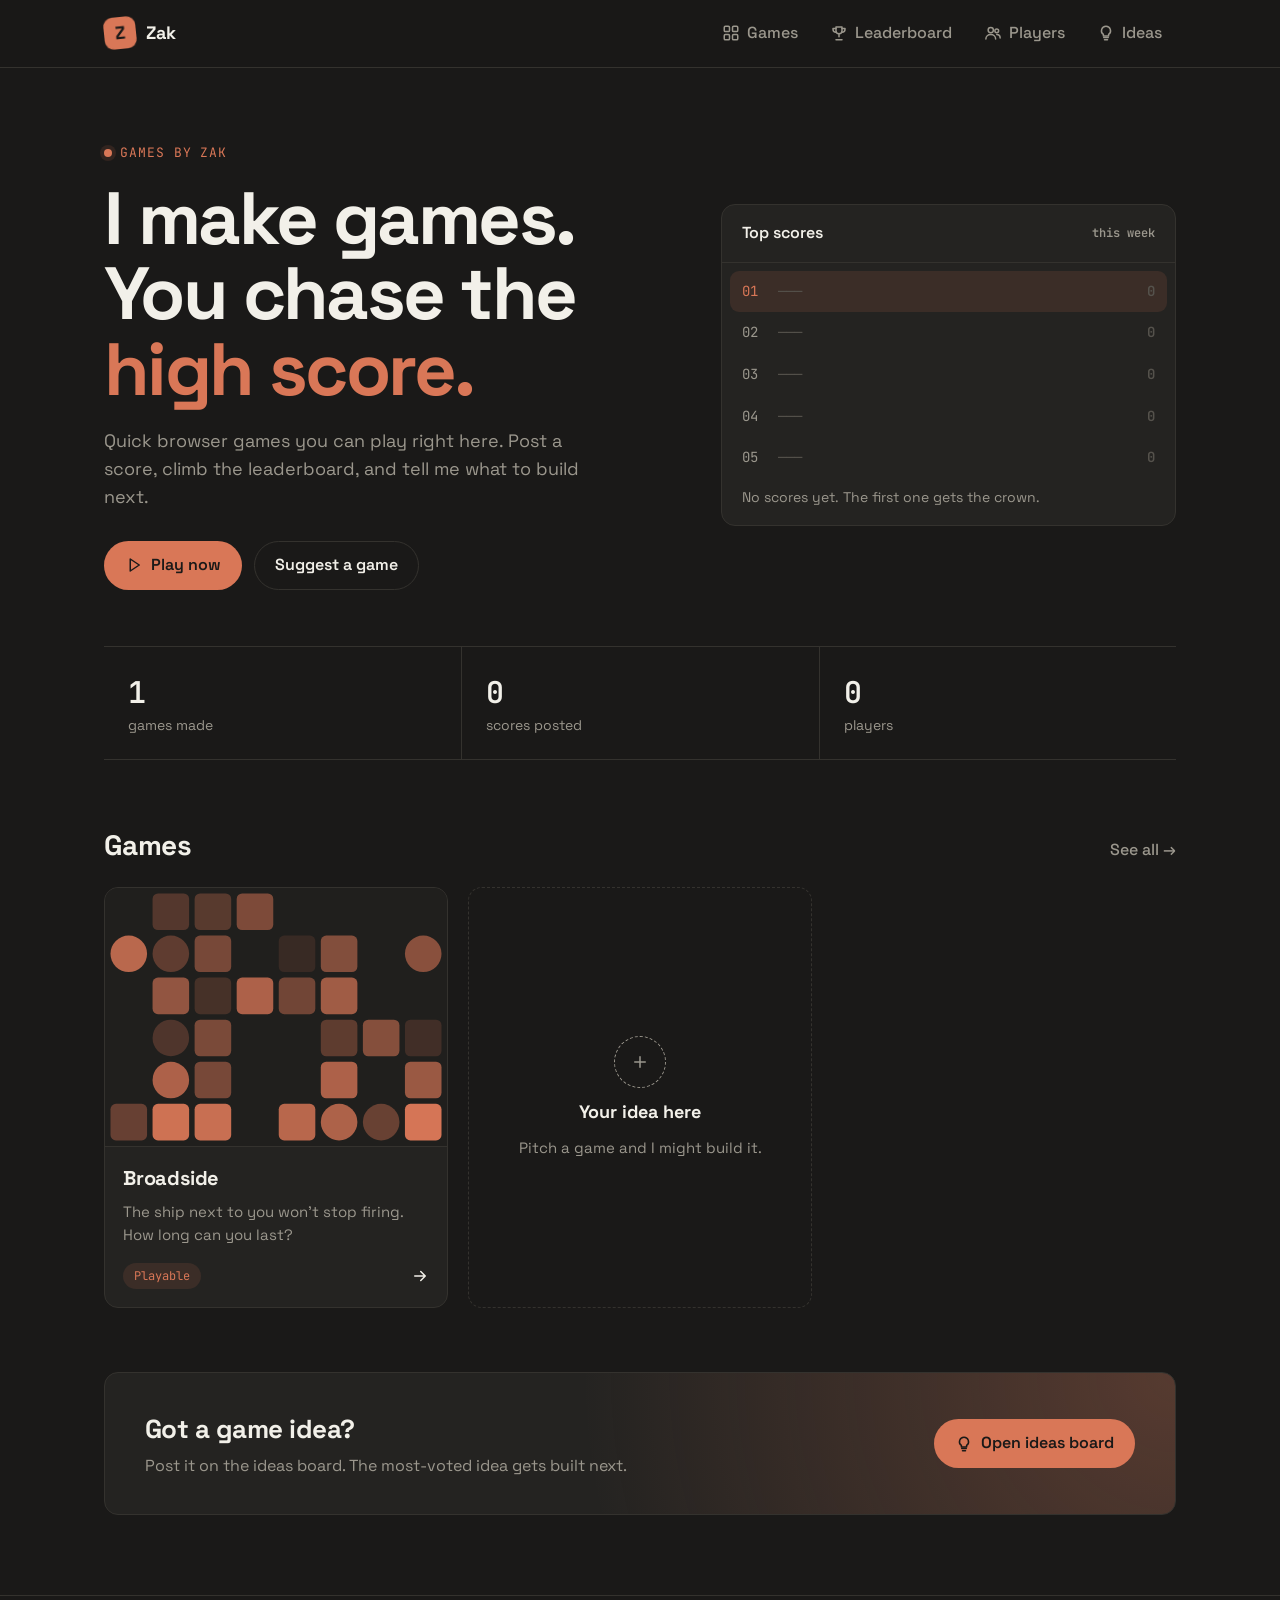
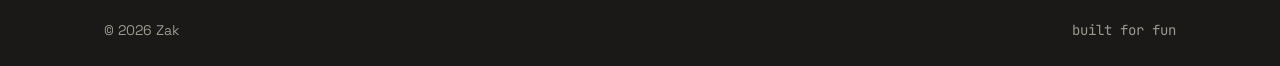
<file: index.html>
<!DOCTYPE html>
<html lang="en">
<head>
  <meta charset="utf-8">
  <meta name="viewport" content="width=device-width, initial-scale=1">
  <title>Zak — Games</title>
  <link rel="preconnect" href="https://fonts.googleapis.com">
  <link rel="preconnect" href="https://fonts.gstatic.com" crossorigin>
  <link href="https://fonts.googleapis.com/css2?family=JetBrains+Mono:wght@400;500;600&family=Space+Grotesk:wght@400;500;600;700&display=swap" rel="stylesheet">
  <link rel="stylesheet" href="css/style.css">
</head>
<body data-page="home">
  <header id="site-header"></header>

  <main>
    <div class="hero">
      <div>
        <p class="eyebrow">Games by <span data-site-name></span></p>
        <h1>I make games.<br>You chase the <em>high score.</em></h1>
        <p class="lead">Quick browser games you can play right here. Post a score, climb the leaderboard, and tell me what to build next.</p>
        <div class="actions">
          <a class="btn btn-primary" href="games.html"><span data-icon="play"></span>Play now</a>
          <a class="btn btn-ghost" href="ideas.html">Suggest a game</a>
        </div>
      </div>

      <div class="panel">
        <div class="scores-head">
          <span>Top scores</span>
          <span class="mono">this week</span>
        </div>
        <ol class="score-list" id="top-scores"></ol>
        <div class="scores-foot" id="scores-foot">No scores yet. The first one gets the crown.</div>
      </div>
    </div>

    <div class="stats">
      <div class="stat"><div class="num" id="stat-games">0</div><div class="lbl">games made</div></div>
      <div class="stat"><div class="num" id="stat-scores">0</div><div class="lbl">scores posted</div></div>
      <div class="stat"><div class="num" id="stat-players">0</div><div class="lbl">players</div></div>
    </div>

    <section>
      <div class="sec-head">
        <h2>Games</h2>
        <a href="games.html">See all →</a>
      </div>
      <div class="tiles" id="games"></div>
    </section>

    <section>
      <div class="band">
        <div>
          <h2>Got a game idea?</h2>
          <p>Post it on the ideas board. The most-voted idea gets built next.</p>
        </div>
        <a class="btn btn-primary" href="ideas.html"><span data-icon="idea"></span>Open ideas board</a>
      </div>
    </section>
  </main>

  <footer id="site-footer"></footer>

  <script src="js/config.js"></script>
  <script src="js/site.js"></script>
  <script src="js/db.js"></script>
  <script>
    document.getElementById("games").innerHTML =
      GAMES.slice(0, 3).map((g) => gameTile(g)).join("") + suggestTile();

    document.getElementById("stat-games").textContent = GAMES.filter((g) => g.status === "live").length;
    document.title = `${SITE.name} — Games`;

    const rank = (n) => `<span class="rank">${String(n).padStart(2, "0")}</span>`;
    function showScores(rows) {
      const list = [];
      for (let i = 0; i < 5; i++) {
        const r = rows[i];
        list.push(r
          ? `<li>${rank(i + 1)}<span>${escapeHTML(r.name)}</span><span class="val">${formatScore(r.game, r.score)}</span></li>`
          : `<li>${rank(i + 1)}<span class="blank">———</span><span class="val blank">0</span></li>`);
      }
      document.getElementById("top-scores").innerHTML = list.join("");
    }
    showScores([]);

    if (DB.enabled) {
      DB.topScores({ limit: 5, thisWeek: true }).then((rows) => {
        showScores(rows);
        if (rows.length) {
          const top = GAMES.find((g) => g.id === rows[0].game);
          document.getElementById("scores-foot").innerHTML =
            `${escapeHTML(rows[0].name)} leads${top ? ` in ${top.title}` : ""}. <a class="accent" href="leaderboard.html">Full leaderboard →</a>`;
        }
      }).catch(console.error);
      DB.countScores().then((n) => (document.getElementById("stat-scores").textContent = n)).catch(console.error);
      DB.countPlayers().then((n) => (document.getElementById("stat-players").textContent = n)).catch(console.error);
    }
  </script>
</body>
</html>
</file>
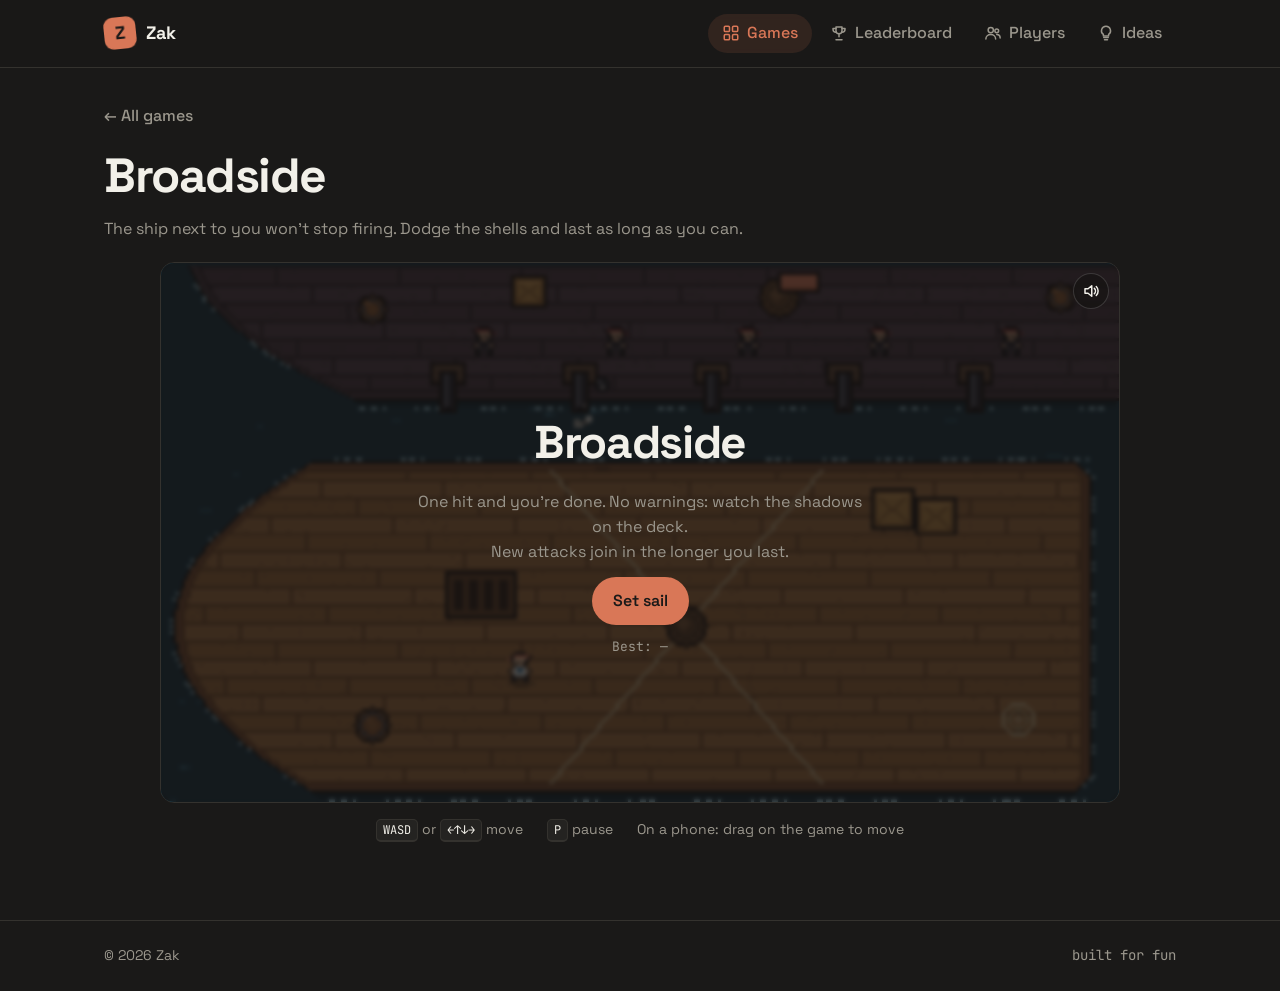
<file: games/broadside/index.html>
<!DOCTYPE html>
<html lang="en">
<head>
  <meta charset="utf-8">
  <meta name="viewport" content="width=device-width, initial-scale=1">
  <title>Broadside</title>
  <link rel="preconnect" href="https://fonts.googleapis.com">
  <link rel="preconnect" href="https://fonts.gstatic.com" crossorigin>
  <link href="https://fonts.googleapis.com/css2?family=JetBrains+Mono:wght@400;500;600&family=Space+Grotesk:wght@400;500;600;700&display=swap" rel="stylesheet">
  <link rel="stylesheet" href="../../css/style.css">
</head>
<body data-page="games" data-root="../../">
  <header id="site-header"></header>

  <main>
    <div class="game-head">
      <a class="back" href="../../games.html">← All games</a>
      <h1>Broadside</h1>
      <p>The ship next to you won't stop firing. Dodge the shells and last as long as you can.</p>
    </div>

    <div class="game-frame">
      <canvas id="game" width="320" height="180" tabindex="0" aria-label="Broadside game"></canvas>

      <button class="mute" id="btn-mute" aria-label="Sound on">
        <svg class="icon on" viewBox="0 0 24 24" fill="none" stroke="currentColor" stroke-width="2" stroke-linecap="round" stroke-linejoin="round"><path d="M4 9v6h4l5 4V5L8 9z"/><path d="M16.5 8.5a5 5 0 0 1 0 7M19 6a8.5 8.5 0 0 1 0 12"/></svg>
        <svg class="icon off" viewBox="0 0 24 24" fill="none" stroke="currentColor" stroke-width="2" stroke-linecap="round" stroke-linejoin="round"><path d="M4 9v6h4l5 4V5L8 9z"/><path d="M17 9l5 6M22 9l-5 6"/></svg>
      </button>

      <div class="overlay" id="ov-start">
        <h2>Broadside</h2>
        <p>One hit and you're done. No warnings: watch the shadows on the deck.<br>New attacks join in the longer you last.</p>
        <button class="btn btn-primary" id="btn-start">Set sail</button>
        <p class="hint">Best: <span data-best>—</span></p>
      </div>

      <div class="overlay hidden" id="ov-pause">
        <h2>Paused</h2>
        <button class="btn btn-primary" id="btn-resume">Keep going</button>
      </div>

      <div class="overlay hidden" id="ov-over">
        <p class="kicker">Direct hit</p>
        <h2>You lasted <span id="final-time" class="accent">0.0s</span></h2>
        <p id="new-best" class="new-best hidden">New personal best!</p>
        <p class="hint">Your best: <span data-best>—</span></p>
        <form class="post-score hidden" id="post-form" data-game="broadside">
          <input id="player-name" maxlength="16" placeholder="Your name" autocomplete="nickname" aria-label="Your name">
          <button class="btn btn-primary" type="submit">Post score</button>
        </form>
        <p class="hint post-status" id="post-status"></p>
        <div class="actions">
          <button class="btn btn-ghost" id="btn-again">Play again</button>
          <a class="btn btn-ghost" href="../../games.html">Other games</a>
        </div>
      </div>
    </div>

    <div class="game-controls">
      <span><kbd>WASD</kbd> or <kbd>←↑↓→</kbd> move</span>
      <span><kbd>P</kbd> pause</span>
      <span>On a phone: drag on the game to move</span>
    </div>
  </main>

  <footer id="site-footer"></footer>

  <script src="../../js/config.js"></script>
  <script src="../../js/site.js"></script>
  <script src="../../js/db.js"></script>
  <script src="game.js"></script>
  <script src="../../js/post-score.js"></script>
</body>
</html>
</file>
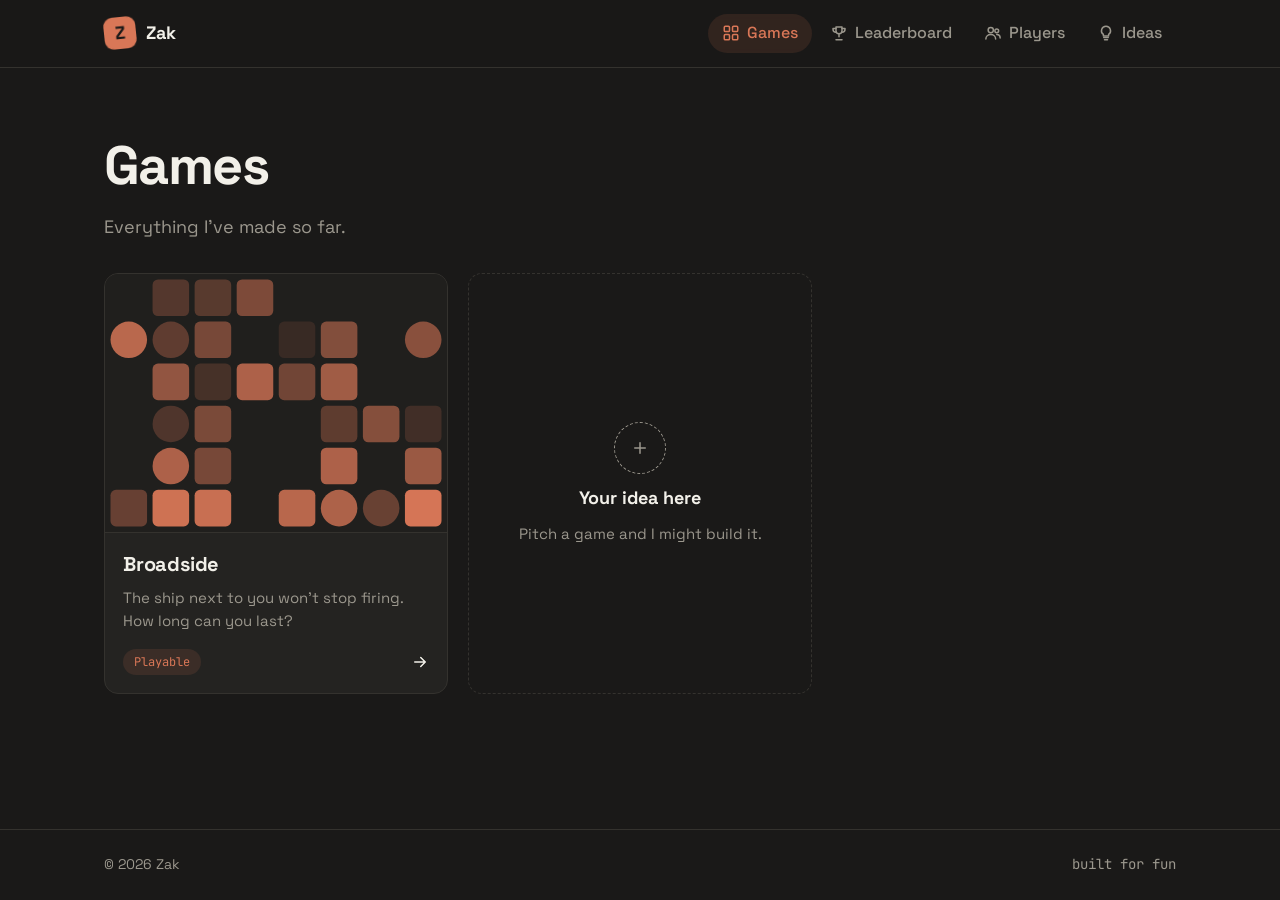
<file: games.html>
<!DOCTYPE html>
<html lang="en">
<head>
  <meta charset="utf-8">
  <meta name="viewport" content="width=device-width, initial-scale=1">
  <title>Games</title>
  <link rel="preconnect" href="https://fonts.googleapis.com">
  <link rel="preconnect" href="https://fonts.gstatic.com" crossorigin>
  <link href="https://fonts.googleapis.com/css2?family=JetBrains+Mono:wght@400;500;600&family=Space+Grotesk:wght@400;500;600;700&display=swap" rel="stylesheet">
  <link rel="stylesheet" href="css/style.css">
</head>
<body data-page="games">
  <header id="site-header"></header>

  <main>
    <div class="page-head">
      <h1>Games</h1>
      <p>Everything I've made so far.</p>
    </div>
    <div class="tiles" id="games"></div>
  </main>

  <footer id="site-footer"></footer>

  <script src="js/site.js"></script>
  <script>
    document.getElementById("games").innerHTML = GAMES.map((g) => gameTile(g)).join("") + suggestTile();
  </script>
</body>
</html>
</file>
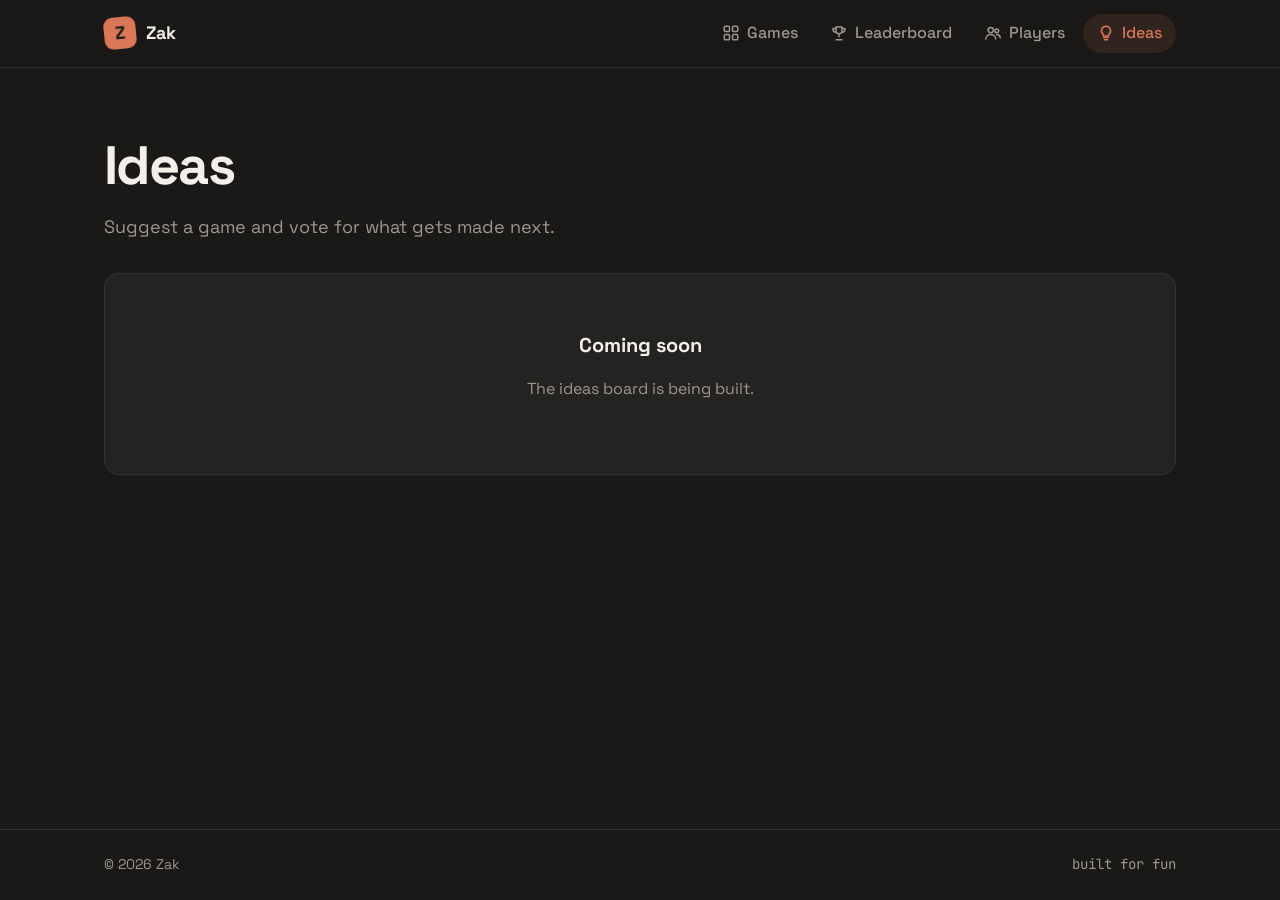
<file: ideas.html>
<!DOCTYPE html>
<html lang="en">
<head>
  <meta charset="utf-8">
  <meta name="viewport" content="width=device-width, initial-scale=1">
  <title>Ideas</title>
  <link rel="preconnect" href="https://fonts.googleapis.com">
  <link rel="preconnect" href="https://fonts.gstatic.com" crossorigin>
  <link href="https://fonts.googleapis.com/css2?family=JetBrains+Mono:wght@400;500;600&family=Space+Grotesk:wght@400;500;600;700&display=swap" rel="stylesheet">
  <link rel="stylesheet" href="css/style.css">
</head>
<body data-page="ideas">
  <header id="site-header"></header>

  <main>
    <div class="page-head">
      <h1>Ideas</h1>
      <p>Suggest a game and vote for what gets made next.</p>
    </div>
    <div class="panel empty-state">
      <h3>Coming soon</h3>
      <p>The ideas board is being built.</p>
    </div>
  </main>

  <footer id="site-footer"></footer>

  <script src="js/site.js"></script>

</body>
</html>
</file>
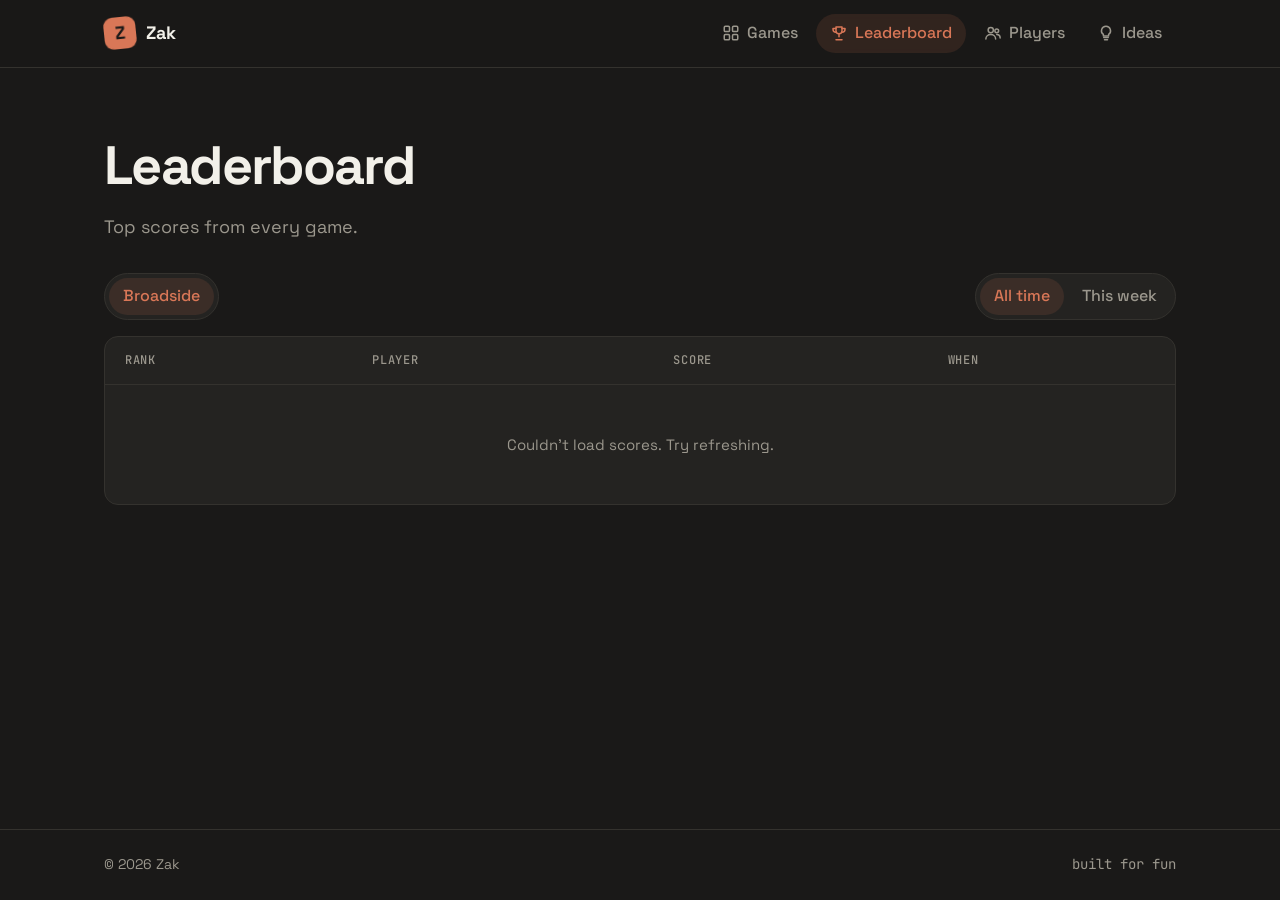
<file: leaderboard.html>
<!DOCTYPE html>
<html lang="en">
<head>
  <meta charset="utf-8">
  <meta name="viewport" content="width=device-width, initial-scale=1">
  <title>Leaderboard</title>
  <link rel="preconnect" href="https://fonts.googleapis.com">
  <link rel="preconnect" href="https://fonts.gstatic.com" crossorigin>
  <link href="https://fonts.googleapis.com/css2?family=JetBrains+Mono:wght@400;500;600&family=Space+Grotesk:wght@400;500;600;700&display=swap" rel="stylesheet">
  <link rel="stylesheet" href="css/style.css">
</head>
<body data-page="leaderboard">
  <header id="site-header"></header>

  <main>
    <div class="page-head">
      <h1>Leaderboard</h1>
      <p>Top scores from every game.</p>
    </div>

    <div class="board-controls">
      <div class="seg" id="game-tabs"></div>
      <div class="seg" id="range-tabs">
        <button data-range="all" class="on">All time</button>
        <button data-range="week">This week</button>
      </div>
    </div>

    <div class="panel">
      <table class="board">
        <thead><tr><th>Rank</th><th>Player</th><th>Score</th><th>When</th></tr></thead>
        <tbody id="scores">
          <tr><td class="empty" colspan="4">Loading...</td></tr>
        </tbody>
      </table>
    </div>
  </main>

  <footer id="site-footer"></footer>

  <script src="js/config.js"></script>
  <script src="js/site.js"></script>
  <script src="js/db.js"></script>
  <script>
    const games = GAMES.filter((g) => g.status === "live");
    const params = new URLSearchParams(location.search);
    let game = games.some((g) => g.id === params.get("game")) ? params.get("game") : games[0]?.id;
    let range = "all";

    const tabs = document.getElementById("game-tabs");
    tabs.innerHTML = games.map((g) => `<button data-game="${g.id}">${g.title}</button>`).join("");

    function ago(iso) {
      const s = (Date.now() - new Date(iso)) / 1000;
      if (s < 60) return "just now";
      if (s < 3600) return `${Math.floor(s / 60)}m ago`;
      if (s < 86400) return `${Math.floor(s / 3600)}h ago`;
      return `${Math.floor(s / 86400)}d ago`;
    }

    async function load() {
      tabs.querySelectorAll("button").forEach((b) => b.classList.toggle("on", b.dataset.game === game));
      document.querySelectorAll("#range-tabs button").forEach((b) => b.classList.toggle("on", b.dataset.range === range));
      const body = document.getElementById("scores");
      const msg = (t) => (body.innerHTML = `<tr><td class="empty" colspan="4">${t}</td></tr>`);

      if (!DB.enabled) return msg("The online leaderboard isn't connected yet.");
      msg("Loading...");
      try {
        const rows = await DB.topScores({ game, limit: 50, thisWeek: range === "week" });
        if (!rows.length) return msg(range === "week" ? "No scores this week yet. Go set one!" : "No scores yet. Be the first!");
        body.innerHTML = rows
          .map((r, i) => `<tr>
            <td class="num">${String(i + 1).padStart(2, "0")}</td>
            <td>${escapeHTML(r.name)}</td>
            <td class="num">${formatScore(r.game, r.score)}</td>
            <td class="when">${ago(r.created_at)}</td>
          </tr>`)
          .join("");
      } catch (err) {
        console.error(err);
        msg("Couldn't load scores. Try refreshing.");
      }
    }

    tabs.addEventListener("click", (e) => { if (e.target.dataset.game) { game = e.target.dataset.game; load(); } });
    document.getElementById("range-tabs").addEventListener("click", (e) => { if (e.target.dataset.range) { range = e.target.dataset.range; load(); } });
    load();
  </script>
</body>
</html>
</file>
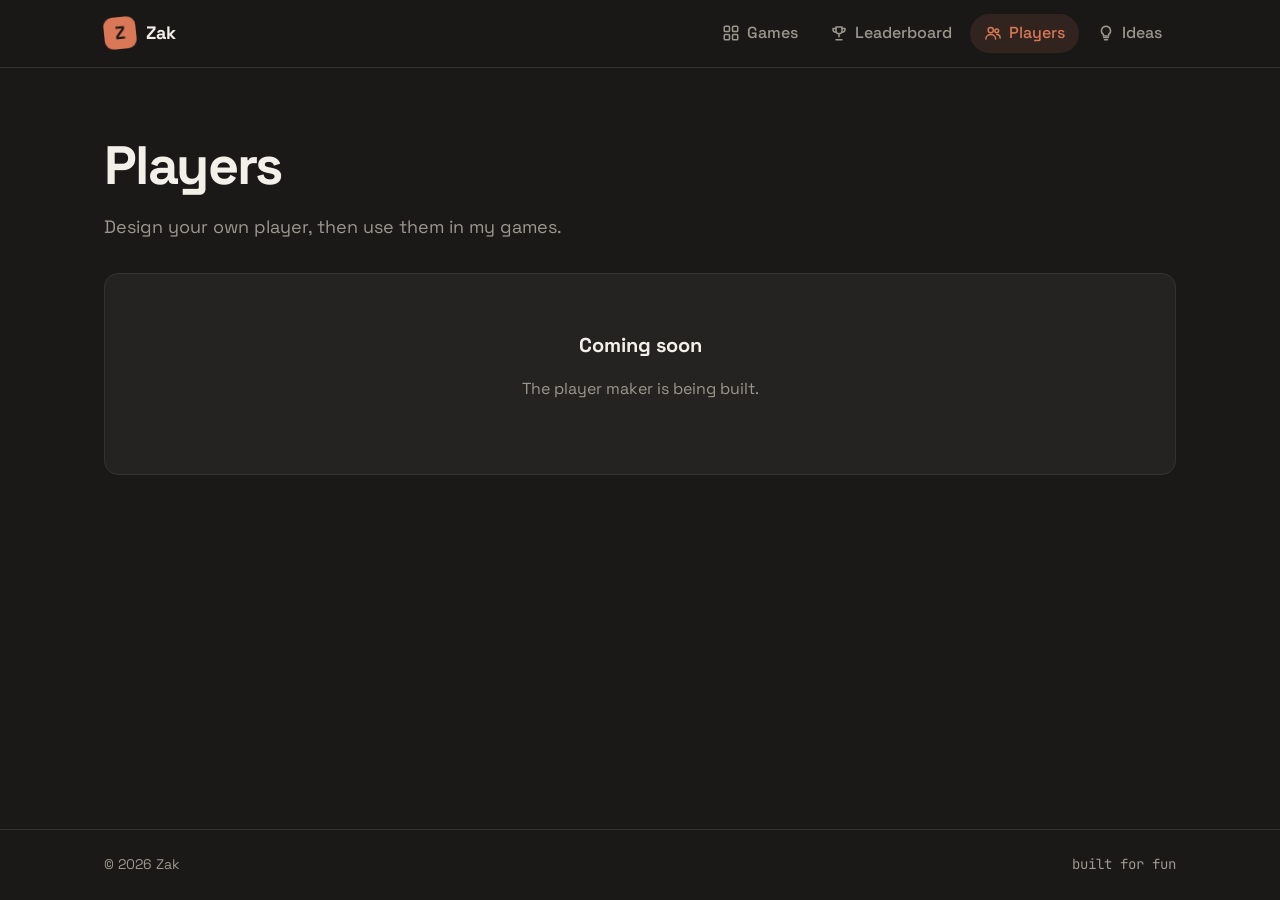
<file: players.html>
<!DOCTYPE html>
<html lang="en">
<head>
  <meta charset="utf-8">
  <meta name="viewport" content="width=device-width, initial-scale=1">
  <title>Players</title>
  <link rel="preconnect" href="https://fonts.googleapis.com">
  <link rel="preconnect" href="https://fonts.gstatic.com" crossorigin>
  <link href="https://fonts.googleapis.com/css2?family=JetBrains+Mono:wght@400;500;600&family=Space+Grotesk:wght@400;500;600;700&display=swap" rel="stylesheet">
  <link rel="stylesheet" href="css/style.css">
</head>
<body data-page="players">
  <header id="site-header"></header>

  <main>
    <div class="page-head">
      <h1>Players</h1>
      <p>Design your own player, then use them in my games.</p>
    </div>
    <div class="panel empty-state">
      <h3>Coming soon</h3>
      <p>The player maker is being built.</p>
    </div>
  </main>

  <footer id="site-footer"></footer>

  <script src="js/site.js"></script>

</body>
</html>
</file>
<file: css/style.css>
/* ============================================================
   Theme — dark + Claude-style orange
   Change colours here and the whole site follows.
   ============================================================ */
:root {
  --bg: #1a1918;          /* page background */
  --bg-raised: #242321;   /* cards */
  --bg-hover: #2c2a27;
  --line: #34322e;        /* borders */
  --text: #f2f0e9;        /* main text */
  --muted: #9b978d;       /* secondary text */
  --accent: #d97757;      /* Claude orange */
  --accent-hi: #e58b6c;
  --accent-soft: rgba(217, 119, 87, 0.12);

  --font: "Space Grotesk", system-ui, sans-serif;
  --mono: "JetBrains Mono", ui-monospace, monospace;
  --radius: 14px;
  --max: 1120px;
}

* { box-sizing: border-box; }
html, body { margin: 0; }

body {
  background: var(--bg);
  color: var(--text);
  font-family: var(--font);
  font-size: 16px;
  line-height: 1.55;
  min-height: 100vh;
  display: flex;
  flex-direction: column;
  -webkit-font-smoothing: antialiased;
}

a { color: inherit; text-decoration: none; }
svg { display: block; }

main {
  width: 100%;
  max-width: var(--max);
  margin: 0 auto;
  padding: 0 24px 80px;
  flex: 1;
}

.icon { width: 18px; height: 18px; flex: none; }
.mono { font-family: var(--mono); }

/* ---------- header ---------- */
.site-header {
  position: sticky;
  top: 0;
  z-index: 10;
  background: rgba(26, 25, 24, 0.82);
  backdrop-filter: blur(10px);
  border-bottom: 1px solid var(--line);
}
.header-inner {
  max-width: var(--max);
  margin: 0 auto;
  padding: 14px 24px;
  display: flex;
  align-items: center;
  justify-content: space-between;
  gap: 16px;
}

.brand { display: inline-flex; align-items: center; gap: 10px; font-weight: 700; font-size: 18px; }
.logo {
  width: 32px;
  height: 32px;
  border-radius: 9px;
  background: var(--accent);
  color: var(--bg);
  display: grid;
  place-items: center;
  font-weight: 700;
  transform: rotate(-6deg);
  transition: transform .2s;
}
.brand:hover .logo { transform: rotate(6deg); }

.nav { display: flex; gap: 4px; }
.nav a {
  display: inline-flex;
  align-items: center;
  gap: 7px;
  padding: 7px 14px;
  border-radius: 999px;
  color: var(--muted);
  font-weight: 500;
  transition: color .15s, background .15s;
}
.nav a:hover { color: var(--text); background: var(--bg-raised); }
.nav a.active { color: var(--accent); background: var(--accent-soft); }

/* ---------- hero ---------- */
.hero {
  display: grid;
  grid-template-columns: 1.25fr 1fr;
  gap: 48px;
  align-items: center;
  padding: 72px 0 56px;
}

.eyebrow {
  display: inline-flex;
  align-items: center;
  gap: 8px;
  font-family: var(--mono);
  font-size: 13px;
  color: var(--accent);
  text-transform: uppercase;
  letter-spacing: .08em;
  margin: 0 0 18px;
}
.eyebrow::before {
  content: "";
  width: 8px;
  height: 8px;
  border-radius: 50%;
  background: var(--accent);
  box-shadow: 0 0 0 4px var(--accent-soft);
}

.hero h1 {
  margin: 0;
  font-size: clamp(42px, 6.5vw, 74px);
  line-height: 1.02;
  letter-spacing: -0.035em;
  font-weight: 700;
}
.hero h1 em { font-style: normal; color: var(--accent); }
.hero .lead { color: var(--muted); font-size: 18px; max-width: 480px; margin: 20px 0 30px; }
.actions { display: flex; gap: 12px; flex-wrap: wrap; }

/* ---------- buttons ---------- */
.btn {
  display: inline-flex;
  align-items: center;
  gap: 8px;
  font: inherit;
  font-weight: 600;
  padding: 11px 20px;
  border-radius: 999px;
  border: 1px solid transparent;
  cursor: pointer;
  transition: background .15s, border-color .15s, transform .15s;
}
.btn-primary { background: var(--accent); color: #1a1918; }
.btn-primary:hover { background: var(--accent-hi); transform: translateY(-1px); }
.btn-ghost { border-color: var(--line); color: var(--text); }
.btn-ghost:hover { border-color: var(--muted); }

/* ---------- score panel ---------- */
.panel {
  background: var(--bg-raised);
  border: 1px solid var(--line);
  border-radius: var(--radius);
}
.scores-head {
  display: flex;
  justify-content: space-between;
  align-items: center;
  padding: 16px 20px;
  border-bottom: 1px solid var(--line);
  font-weight: 600;
}
.scores-head .mono { font-size: 12px; color: var(--muted); }
.score-list { list-style: none; margin: 0; padding: 8px; }
.score-list li {
  display: grid;
  grid-template-columns: 36px 1fr auto;
  align-items: center;
  padding: 10px 12px;
  border-radius: 9px;
  font-family: var(--mono);
  font-size: 14px;
}
.score-list li:first-child { background: var(--accent-soft); }
.score-list li:first-child .rank { color: var(--accent); }
.score-list .rank { color: var(--muted); }
.score-list .val { font-weight: 600; }
.score-list .blank { color: #55524c; }
.scores-foot { padding: 0 20px 16px; color: var(--muted); font-size: 14px; }

/* ---------- stats strip ---------- */
.stats {
  display: grid;
  grid-template-columns: repeat(3, 1fr);
  border-top: 1px solid var(--line);
  border-bottom: 1px solid var(--line);
  margin-bottom: 64px;
}
.stat { padding: 22px 0 22px 24px; }
.stat + .stat { border-left: 1px solid var(--line); }
.stat .num { font-family: var(--mono); font-size: 30px; font-weight: 600; }
.stat .lbl { color: var(--muted); font-size: 14px; }

/* ---------- section header ---------- */
.sec-head {
  display: flex;
  justify-content: space-between;
  align-items: baseline;
  margin-bottom: 20px;
}
.sec-head h2 { margin: 0; font-size: 28px; letter-spacing: -0.02em; }
.sec-head a { color: var(--muted); font-weight: 500; }
.sec-head a:hover { color: var(--accent); }
section + section { margin-top: 64px; }

/* ---------- game tiles ---------- */
.tiles {
  display: grid;
  grid-template-columns: repeat(auto-fill, minmax(260px, 1fr));
  gap: 20px;
}
.tile {
  display: flex;
  flex-direction: column;
  background: var(--bg-raised);
  border: 1px solid var(--line);
  border-radius: var(--radius);
  overflow: hidden;
  transition: border-color .15s, transform .15s, background .15s;
}
a.tile:hover { border-color: var(--accent); transform: translateY(-3px); }
.tile-art { aspect-ratio: 4 / 3; background: #201f1d; border-bottom: 1px solid var(--line); }
.tile-art svg { width: 100%; height: 100%; }
.tile-body { padding: 16px 18px 18px; display: flex; flex-direction: column; gap: 6px; flex: 1; }
.tile-body h3 { margin: 0; font-size: 20px; letter-spacing: -0.01em; }
.tile-body p { margin: 0; color: var(--muted); font-size: 15px; flex: 1; }
.tile-foot { display: flex; justify-content: space-between; align-items: center; margin-top: 10px; }

.chip {
  font-family: var(--mono);
  font-size: 12px;
  padding: 3px 10px;
  border-radius: 999px;
  border: 1px solid var(--line);
  color: var(--muted);
}
.chip.live { border-color: transparent; background: var(--accent-soft); color: var(--accent); }

.tile-add {
  border-style: dashed;
  background: transparent;
  align-items: center;
  justify-content: center;
  text-align: center;
  padding: 32px;
  gap: 10px;
  min-height: 300px;
  color: var(--muted);
}
.tile-add .plus {
  width: 52px;
  height: 52px;
  border-radius: 50%;
  border: 1px dashed var(--muted);
  display: grid;
  place-items: center;
  transition: all .15s;
}
.tile-add h3 { margin: 0; color: var(--text); font-size: 18px; }
.tile-add p { margin: 0; font-size: 15px; }
a.tile-add:hover .plus { background: var(--accent); border-color: var(--accent); color: var(--bg); }

/* ---------- CTA band ---------- */
.band {
  display: flex;
  justify-content: space-between;
  align-items: center;
  gap: 24px;
  padding: 36px 40px;
  border-radius: var(--radius);
  border: 1px solid var(--line);
  background:
    radial-gradient(circle at 100% 0%, rgba(217,119,87,.28), transparent 55%),
    var(--bg-raised);
}
.band h2 { margin: 0 0 4px; font-size: 26px; letter-spacing: -0.02em; }
.band p { margin: 0; color: var(--muted); }

/* ---------- inner pages ---------- */
.page-head { padding: 56px 0 32px; }
.page-head h1 { margin: 0; font-size: clamp(36px, 5vw, 54px); letter-spacing: -0.03em; }
.page-head p { margin: 6px 0 0; color: var(--muted); font-size: 18px; }

.empty-state { padding: 56px 24px; text-align: center; color: var(--muted); }
.empty-state h3 { margin: 0 0 4px; color: var(--text); font-size: 20px; }

table.board { width: 100%; border-collapse: collapse; font-size: 15px; }
.board th, .board td { text-align: left; padding: 14px 20px; }
.board th {
  font-family: var(--mono);
  font-size: 12px;
  text-transform: uppercase;
  letter-spacing: .06em;
  color: var(--muted);
  font-weight: 500;
  border-bottom: 1px solid var(--line);
}
.board td { border-bottom: 1px solid var(--line); }
.board tr:last-child td { border-bottom: 0; }
.board .num { font-family: var(--mono); }
.board .empty { color: var(--muted); text-align: center; padding: 48px; }

/* ---------- game pages ---------- */
.game-head { padding: 36px 0 20px; }
.game-head .back { color: var(--muted); font-weight: 500; }
.game-head .back:hover { color: var(--accent); }
.game-head h1 { margin: 10px 0 0; font-size: clamp(34px, 5vw, 48px); letter-spacing: -0.03em; }
.game-head p { margin: 4px 0 0; color: var(--muted); }

.game-frame {
  position: relative;
  max-width: 960px;
  margin: 0 auto;
  border: 1px solid var(--line);
  border-radius: var(--radius);
  overflow: hidden;
  background: #000;
}
.game-frame canvas {
  display: block;
  width: 100%;
  height: auto;
  image-rendering: pixelated;
  image-rendering: crisp-edges;
  touch-action: none;
  outline: none;
}

.overlay {
  position: absolute;
  inset: 0;
  display: flex;
  flex-direction: column;
  align-items: center;
  justify-content: center;
  text-align: center;
  gap: 12px;
  padding: 24px;
  background: rgba(20, 19, 18, 0.72);
  backdrop-filter: blur(2px);
}
.overlay.hidden, .hidden { display: none !important; }
.overlay h2 { margin: 0; font-size: clamp(28px, 5vw, 46px); letter-spacing: -0.03em; }
.overlay p { margin: 0; color: var(--muted); max-width: 460px; }
.overlay .hint { font-family: var(--mono); font-size: 13px; }
.overlay .kicker { font-family: var(--mono); font-size: 13px; text-transform: uppercase; letter-spacing: .08em; color: var(--accent); }
.overlay .new-best { color: var(--accent); font-weight: 600; }
.overlay .actions { justify-content: center; margin-top: 6px; }
.accent { color: var(--accent); }

.post-score { display: flex; gap: 8px; margin-top: 4px; }
.post-score input {
  font: inherit;
  width: 190px;
  padding: 10px 16px;
  border-radius: 999px;
  border: 1px solid var(--line);
  background: var(--bg);
  color: var(--text);
  outline: none;
}
.post-score input:focus { border-color: var(--accent); }
.post-status a { color: var(--accent); text-decoration: underline; }

/* leaderboard controls */
.board-controls { display: flex; flex-wrap: wrap; justify-content: space-between; gap: 12px; margin-bottom: 16px; }
.seg { display: inline-flex; padding: 4px; gap: 4px; border: 1px solid var(--line); border-radius: 999px; background: var(--bg-raised); }
.seg button {
  font: inherit;
  font-weight: 500;
  border: 0;
  border-radius: 999px;
  padding: 6px 14px;
  background: transparent;
  color: var(--muted);
  cursor: pointer;
}
.seg button:hover { color: var(--text); }
.seg button.on { background: var(--accent-soft); color: var(--accent); }
.board tbody tr:first-child .num:first-child { color: var(--accent); }
.board .when { color: var(--muted); font-size: 14px; }

.mute {
  position: absolute;
  top: 10px;
  right: 10px;
  z-index: 2;
  width: 36px;
  height: 36px;
  display: grid;
  place-items: center;
  border-radius: 50%;
  border: 1px solid rgba(255,255,255,.15);
  background: rgba(20,19,18,.6);
  color: var(--text);
  cursor: pointer;
}
.mute:hover { border-color: var(--accent); }
.mute .off, .mute.off .on { display: none; }
.mute.off .off { display: block; }

.game-controls {
  display: flex;
  flex-wrap: wrap;
  justify-content: center;
  gap: 8px 24px;
  margin-top: 16px;
  color: var(--muted);
  font-size: 14px;
}
kbd {
  font-family: var(--mono);
  font-size: 12px;
  padding: 2px 6px;
  border: 1px solid var(--line);
  border-bottom-width: 2px;
  border-radius: 5px;
  background: var(--bg-raised);
  color: var(--text);
}

@media (max-width: 600px) {
  .overlay { gap: 8px; padding: 12px; }
  .overlay p:not(.hint):not(.kicker):not(.new-best) { display: none; }
  .mute { width: 30px; height: 30px; top: 6px; right: 6px; }
}

/* ---------- footer ---------- */
.site-footer { border-top: 1px solid var(--line); color: var(--muted); font-size: 14px; }
.footer-inner {
  max-width: var(--max);
  margin: 0 auto;
  padding: 24px;
  display: flex;
  justify-content: space-between;
}

/* ---------- mobile ---------- */
@media (max-width: 820px) {
  .hero { grid-template-columns: 1fr; padding-top: 44px; gap: 36px; }
  .stats { grid-template-columns: 1fr; }
  .stat + .stat { border-left: 0; border-top: 1px solid var(--line); }
  .band { flex-direction: column; align-items: flex-start; padding: 28px; }
  .nav .label { display: none; }
  .nav a { padding: 8px 10px; }
}
</file>
